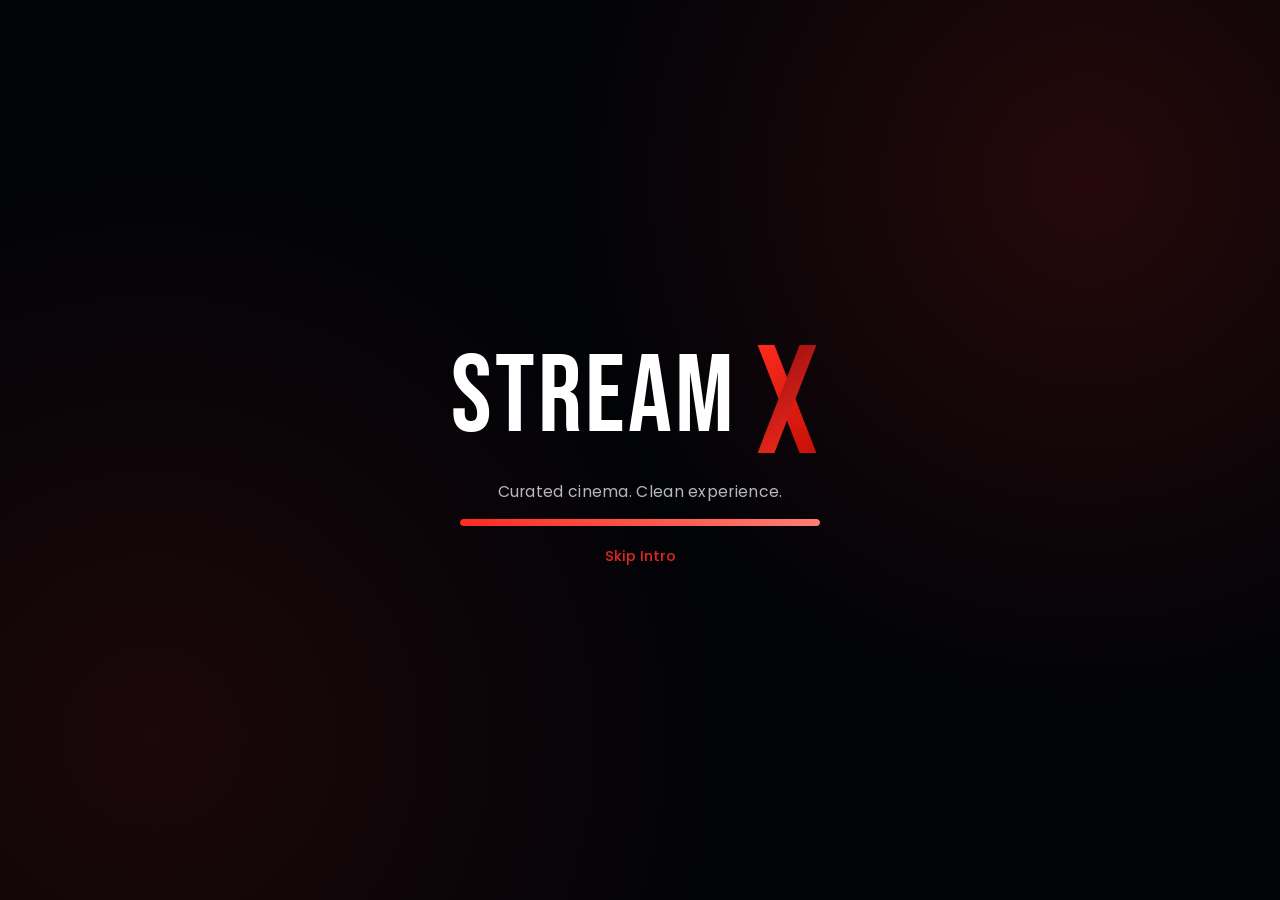
<file: Index.html>
<!DOCTYPE html>
<html lang="en">
<head>
    <meta charset="UTF-8">
    <meta http-equiv="X-UA-Compatible" content="IE=edge">
    <meta name="viewport" content="width=device-width, initial-scale=1.0">
    <title>StreamX | Welcome</title>
    <link rel="stylesheet" href="css/loader.css">
</head>
<body>
    <main class="intro-container" aria-label="Loading screen">
        <div class="logo" aria-hidden="true">
            <span class="text-stream">STREAM</span>
            <div class="x-container">
                <span class="x-leg leg-1"></span>
                <span class="x-leg leg-2"></span>
            </div>
        </div>
        <p class="intro-tagline">Curated cinema. Clean experience.</p>
        <div class="loader-progress" role="presentation">
            <span class="loader-progress-fill"></span>
        </div>
        <a class="skip-link" href="home.html">Skip Intro</a>
    </main>
    <noscript>
        <p style="position:fixed;bottom:16px;left:16px;color:#ffffff;">JavaScript is required for automatic redirect. Open <a href="home.html" style="color:#ff2c1f;">home page</a>.</p>
    </noscript>
    <script src="js/loader.js"></script>
</body>
</html>
</file>
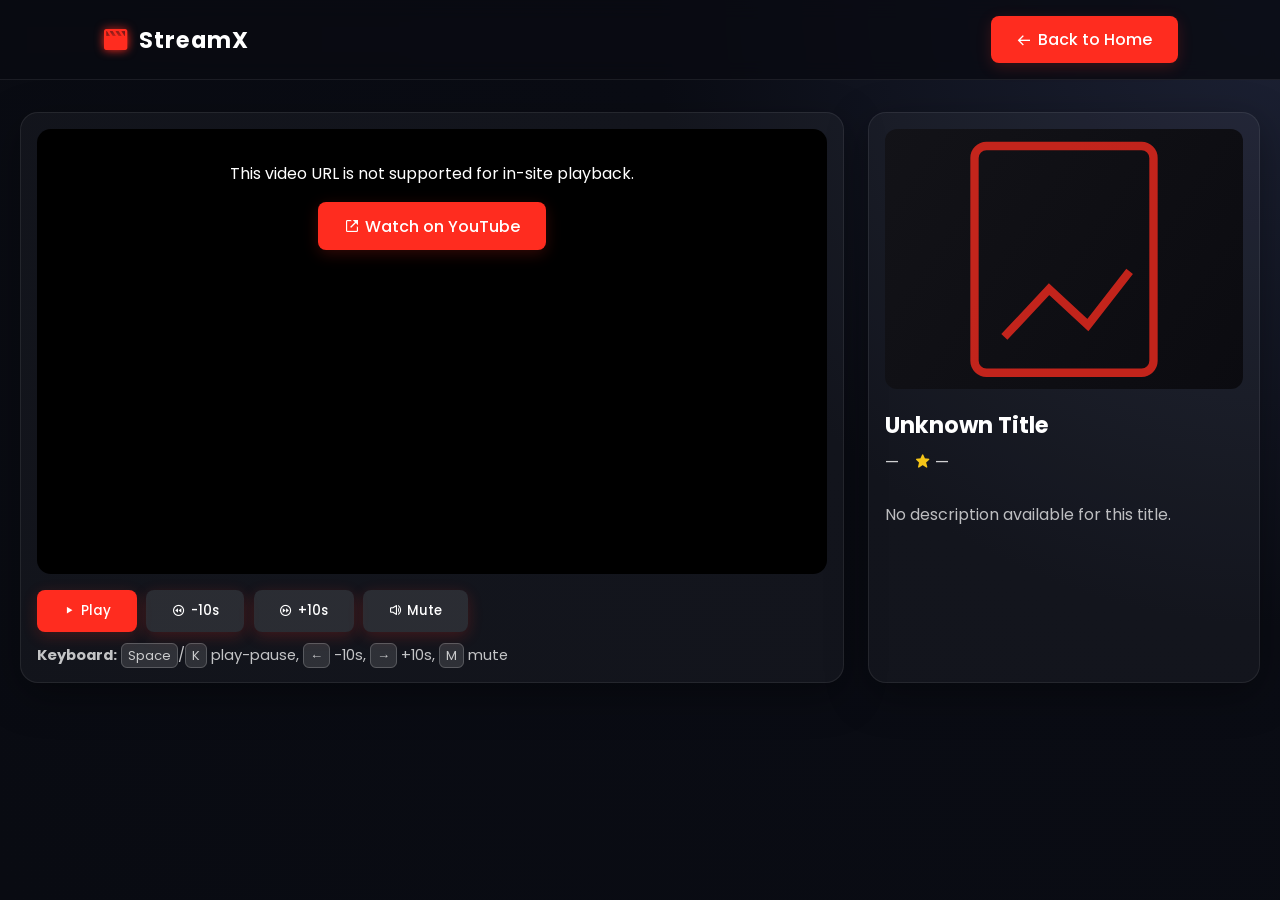
<file: player.html>
<!DOCTYPE html>
<html lang="en">

<head>
    <meta charset="UTF-8">
    <meta http-equiv="X-UA-Compatible" content="IE=edge">
    <meta name="viewport" content="width=device-width, initial-scale=1.0">
    <title>StreamX | Player</title>
    <link rel="stylesheet" href="https://cdn.jsdelivr.net/npm/boxicons@latest/css/boxicons.min.css">
    <link rel="stylesheet" href="style.css">
    <link rel="stylesheet" href="player.css">
</head>

<body class="player-page">
    <div class="redirect-notice" id="redirect-notice" aria-live="polite">
        <i class='bx bx-loader-alt bx-spin'></i>
        <span id="redirect-notice-text">Redirecting to YouTube...</span>
    </div>
    <header class="player-header">
        <a href="home.html" class="logo">
            <i class='bx bxs-movie'></i> StreamX
        </a>
        <a href="home.html" class="btn back-btn"><i class='bx bx-arrow-back'></i> Back to Home</a>
    </header>

    <main class="player-layout">
        <section class="player-panel">
            <div class="player-frame-wrap">
                <div id="player"></div>
            </div>

            <div class="player-controls">
                <button type="button" class="btn control-btn" id="play-pause-btn">
                    <i class='bx bx-play'></i> Play
                </button>
                <button type="button" class="btn control-btn ghost" id="rewind-btn">
                    <i class='bx bx-rewind-circle'></i> -10s
                </button>
                <button type="button" class="btn control-btn ghost" id="forward-btn">
                    <i class='bx bx-fast-forward-circle'></i> +10s
                </button>
                <button type="button" class="btn control-btn ghost" id="mute-btn">
                    <i class='bx bx-volume-full'></i> Mute
                </button>
            </div>

            <div class="kbd-help">
                <p><strong>Keyboard:</strong> <kbd>Space</kbd>/<kbd>K</kbd> play-pause, <kbd>←</kbd> -10s, <kbd>→</kbd> +10s, <kbd>M</kbd> mute</p>
            </div>
        </section>

        <aside class="movie-info-card">
            <img id="movie-poster" src="assets/fallback/poster.svg" alt="Movie poster">
            <h1 id="movie-title">Loading title...</h1>
            <div class="movie-meta">
                <span id="movie-year">—</span>
                <span><i class='bx bxs-star'></i> <span id="movie-rating">—</span></span>
            </div>
            <div id="movie-genres" class="movie-genres"></div>
            <p id="movie-desc">Loading description...</p>
        </aside>
    </main>

    <script src="data/catalog.js"></script>
    <script src="data/movie-db.js"></script>
    <script src="player.js"></script>
</body>

</html>
</file>
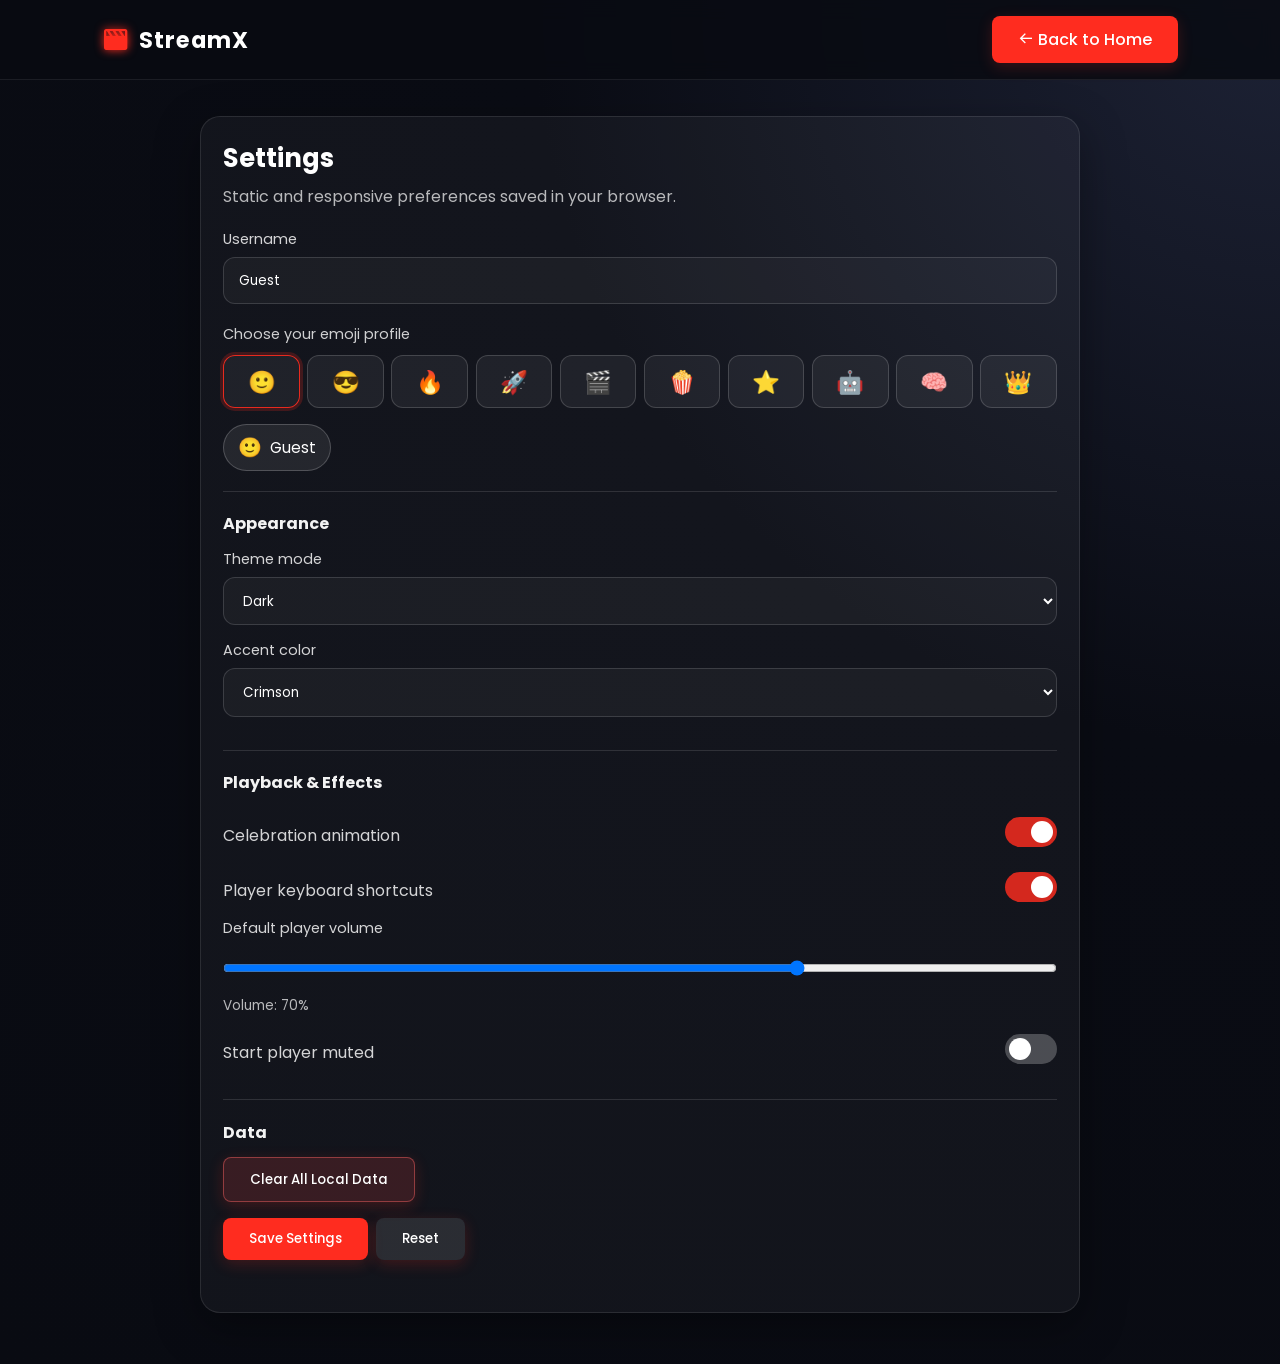
<file: settings.html>
<!DOCTYPE html>
<html lang="en">

<head>
    <meta charset="UTF-8">
    <meta http-equiv="X-UA-Compatible" content="IE=edge">
    <meta name="viewport" content="width=device-width, initial-scale=1.0">
    <title>StreamX | Settings</title>
    <link rel="stylesheet" href="https://cdn.jsdelivr.net/npm/boxicons@latest/css/boxicons.min.css">
    <link rel="stylesheet" href="style.css">
    <link rel="stylesheet" href="settings.css">
</head>

<body class="settings-page">
    <header class="settings-header">
        <a href="home.html" class="logo">
            <i class='bx bxs-movie'></i> StreamX
        </a>
        <a href="home.html" class="btn"><i class='bx bx-arrow-back'></i> Back to Home</a>
    </header>

    <main class="settings-layout">
        <section class="settings-card">
            <h1>Settings</h1>
            <p class="settings-subtitle">Static and responsive preferences saved in your browser.</p>

            <form id="settings-form" novalidate>
                <label for="settings-username">Username</label>
                <input id="settings-username" type="text" maxlength="24" placeholder="Enter your username" required>

                <p class="emoji-title">Choose your emoji profile</p>
                <div class="emoji-grid" id="emoji-grid">
                    <button type="button" class="emoji-option" data-emoji="🙂">🙂</button>
                    <button type="button" class="emoji-option" data-emoji="😎">😎</button>
                    <button type="button" class="emoji-option" data-emoji="🔥">🔥</button>
                    <button type="button" class="emoji-option" data-emoji="🚀">🚀</button>
                    <button type="button" class="emoji-option" data-emoji="🎬">🎬</button>
                    <button type="button" class="emoji-option" data-emoji="🍿">🍿</button>
                    <button type="button" class="emoji-option" data-emoji="⭐">⭐</button>
                    <button type="button" class="emoji-option" data-emoji="🤖">🤖</button>
                    <button type="button" class="emoji-option" data-emoji="🧠">🧠</button>
                    <button type="button" class="emoji-option" data-emoji="👑">👑</button>
                </div>

                <div class="profile-preview" id="profile-preview">
                    <span id="preview-emoji">🙂</span>
                    <span id="preview-name">Guest</span>
                </div>

                <hr class="settings-divider">

                <h2 class="settings-group-title">Appearance</h2>
                <label for="theme-mode">Theme mode</label>
                <select id="theme-mode">
                    <option value="dark">Dark</option>
                    <option value="light">Light</option>
                    <option value="system">System</option>
                </select>

                <label for="accent-color">Accent color</label>
                <select id="accent-color">
                    <option value="#ff2c1f">Crimson</option>
                    <option value="#2563eb">Blue</option>
                    <option value="#9333ea">Purple</option>
                    <option value="#059669">Emerald</option>
                </select>

                <hr class="settings-divider">

                <h2 class="settings-group-title">Playback & Effects</h2>
                <div class="toggle-row">
                    <span>Celebration animation</span>
                    <label class="switch">
                        <input id="celebration-enabled" type="checkbox" checked>
                        <span class="slider"></span>
                    </label>
                </div>
                <div class="toggle-row">
                    <span>Player keyboard shortcuts</span>
                    <label class="switch">
                        <input id="shortcuts-enabled" type="checkbox" checked>
                        <span class="slider"></span>
                    </label>
                </div>

                <label for="default-volume">Default player volume</label>
                <input id="default-volume" type="range" min="0" max="100" step="1" value="70">
                <p class="inline-meta">Volume: <span id="volume-value">70</span>%</p>

                <div class="toggle-row">
                    <span>Start player muted</span>
                    <label class="switch">
                        <input id="start-muted" type="checkbox">
                        <span class="slider"></span>
                    </label>
                </div>

                <hr class="settings-divider">

                <h2 class="settings-group-title">Data</h2>
                <button type="button" class="btn ghost danger" id="clear-local-data-btn">Clear All Local Data</button>

                <div class="settings-actions">
                    <button type="submit" class="btn">Save Settings</button>
                    <button type="button" class="btn ghost" id="reset-profile-btn">Reset</button>
                </div>
                <p class="settings-feedback" id="settings-feedback" aria-live="polite"></p>
            </form>
        </section>
    </main>

    <script src="settings.js"></script>
</body>

</html>
</file>
<file: css/loader.css>
@import url('https://fonts.googleapis.com/css2?family=Bebas+Neue&family=Poppins:wght@400;500;600&display=swap');

:root {
    --loader-primary: #ff2c1f;
    --loader-secondary: #c40f06;
    --loader-text: #ffffff;
    --loader-bg: #020307;
}

* {
    box-sizing: border-box;
}

body {
    margin: 0;
    min-height: 100vh;
    display: grid;
    place-items: center;
    overflow: hidden;
    background:
        radial-gradient(circle at 85% 20%, rgba(255, 44, 31, 0.14) 0%, transparent 40%),
        radial-gradient(circle at 12% 82%, rgba(255, 44, 31, 0.1) 0%, transparent 42%),
        var(--loader-bg);
    color: var(--loader-text);
    font-family: 'Poppins', sans-serif;
    transition: opacity 0.55s ease, transform 0.55s ease;
}

body.loader-fade-out {
    opacity: 0;
    transform: scale(1.01);
}

.intro-container {
    width: min(720px, 92vw);
    display: flex;
    flex-direction: column;
    align-items: center;
    gap: 1rem;
    text-align: center;
    padding: 1.5rem;
}

.logo {
    display: flex;
    align-items: center;
    justify-content: center;
    gap: 8px;
    transform: scale(0.84);
    animation: logoZoom 3.8s cubic-bezier(0.25, 1, 0.5, 1) forwards;
}

.text-stream {
    color: var(--loader-text);
    font-family: 'Bebas Neue', cursive;
    font-size: clamp(3.6rem, 9vw, 6.8rem);
    letter-spacing: 3px;
    opacity: 0;
    animation: fadeInText 1s ease-out 0.35s forwards;
}

.x-container {
    position: relative;
    width: clamp(56px, 9vw, 84px);
    height: clamp(72px, 11vw, 108px);
}

.x-leg {
    position: absolute;
    inset: 0;
    background: linear-gradient(145deg, var(--loader-primary) 0%, var(--loader-secondary) 100%);
    border-radius: 4px;
    box-shadow: 0 12px 24px rgba(255, 44, 31, 0.28);
    opacity: 0;
}

.leg-1 {
    clip-path: polygon(15% 0, 35% 0, 85% 100%, 65% 100%);
    animation: drawLeg1 0.7s cubic-bezier(0.22, 0.61, 0.36, 1) 0.95s forwards;
}

.leg-2 {
    clip-path: polygon(65% 0, 85% 0, 35% 100%, 15% 100%);
    background: linear-gradient(145deg, #8f0d0d 0%, #ff2c1f 100%);
    animation: drawLeg2 0.7s cubic-bezier(0.22, 0.61, 0.36, 1) 1.22s forwards;
    z-index: 2;
}

.intro-tagline {
    margin: 0;
    color: rgba(255, 255, 255, 0.72);
    letter-spacing: 0.3px;
    font-size: 0.98rem;
    animation: fadeUp 0.8s ease 1.05s both;
}

.loader-progress {
    width: min(360px, 72vw);
    height: 7px;
    border-radius: 999px;
    background: rgba(255, 44, 31, 0.2);
    overflow: hidden;
}

.loader-progress-fill {
    display: block;
    width: 0;
    height: 100%;
    border-radius: inherit;
    background: linear-gradient(90deg, var(--loader-primary), #ff7d73);
    animation: fillProgress 3.2s ease-out 0.35s forwards;
}

.skip-link {
    margin-top: 0.2rem;
    color: var(--loader-primary);
    text-decoration: none;
    font-size: 0.9rem;
    font-weight: 500;
    opacity: 0.88;
    transition: opacity 0.2s ease, transform 0.2s ease;
}

.skip-link:hover {
    opacity: 1;
    transform: translateY(-1px);
}

@keyframes logoZoom {
    0% { transform: scale(0.84); }
    100% { transform: scale(1); }
}

@keyframes fadeInText {
    from {
        opacity: 0;
        transform: translateX(-14px);
    }
    to {
        opacity: 1;
        transform: translateX(0);
    }
}

@keyframes drawLeg1 {
    from { opacity: 0; transform: translateY(-4px); }
    to { opacity: 1; transform: translateY(0); }
}

@keyframes drawLeg2 {
    from { opacity: 0; transform: translateY(4px); }
    to { opacity: 1; transform: translateY(0); }
}

@keyframes fillProgress {
    from { width: 0; }
    to { width: 100%; }
}

@keyframes fadeUp {
    from {
        opacity: 0;
        transform: translateY(6px);
    }
    to {
        opacity: 1;
        transform: translateY(0);
    }
}
</file>
<file: style.css>
/* ============================================================
   StreamX - Premium Aesthetic Version
   ============================================================
   Upgraded with:
   - Glassmorphism effects
   - Smooth gradients
   - Enhanced micro-interactions
   - Modern shadows and depth
   ============================================================ */

@import url('https://fonts.googleapis.com/css2?family=Poppins:wght@200;300;400;500;600;700&display=swap');

:root {
    --main-color: #ff2c1f;
    --text-color: #020307;
    --bg-color: #fff;
    /* New refined color palette */
    --accent-glow: rgba(255, 44, 31, 0.4);
    --glass-bg: rgba(2, 3, 7, 0.75);
    --card-bg: #151518;
}

* {
    font-family: 'Poppins', sans-serif;
    margin: 0;
    padding: 0;
    box-sizing: border-box;
    list-style: none;
    text-decoration: none;
    scroll-padding-top: 2rem;
    scroll-behavior: smooth;
}

/* Custom Scrollbar */
::-webkit-scrollbar {
    width: 8px;
}
::-webkit-scrollbar-track {
    background: var(--text-color);
}
::-webkit-scrollbar-thumb {
    background: var(--main-color);
    border-radius: 10px;
}
::-webkit-scrollbar-thumb:hover {
    background: #fa1216;
}

body {
    background: var(--text-color);
    color: var(--bg-color);
    overflow-x: hidden;
}

/* Header Upgrades */
header {
    position: fixed;
    width: 100%;
    top: 0;
    right: 0;
    z-index: 1000;
    display: flex;
    align-items: center;
    justify-content: space-between;
    padding: 25px 8%;
    transition: 0.4s ease-in-out;
}

.profile-chip {
    display: inline-flex;
    align-items: center;
    gap: 0.45rem;
    padding: 0.42rem 0.7rem;
    border-radius: 999px;
    background: rgba(255, 255, 255, 0.08);
    border: 1px solid rgba(255, 255, 255, 0.14);
    color: #fff;
    font-size: 0.82rem;
    margin-right: 0.55rem;
    max-width: 170px;
}

.profile-chip-emoji {
    font-size: 1rem;
}

.profile-chip-name {
    overflow: hidden;
    text-overflow: ellipsis;
    white-space: nowrap;
}

header.shadow {
    background: var(--glass-bg);
    backdrop-filter: blur(15px);
    -webkit-backdrop-filter: blur(15px);
    padding: 15px 8%;
    border-bottom: 1px solid rgba(255, 255, 255, 0.1);
}

.logo {
    font-size: 1.4rem;
    font-weight: 700;
    color: var(--bg-color);
    display: flex;
    align-items: center;
    column-gap: 0.5rem;
    letter-spacing: 1px;
}

.logo .bx {
    font-size: 28px;
    color: var(--main-color);
    filter: drop-shadow(0 0 5px var(--main-color));
}

.navbar {
    display: flex;
    column-gap: 3rem;
}

.navbar li {
    position: relative;
}

.navbar a {
    font-size: 0.95rem;
    font-weight: 500;
    color: rgba(255, 255, 255, 0.85);
    transition: 0.3s;
}

.navbar a:hover,
.navbar .home-active {
    color: var(--main-color);
}

.navbar a::after {
    content: '';
    width: 0;
    height: 2px;
    background: var(--main-color);
    position: absolute;
    bottom: -4px;
    left: 0;
    transition: 0.4s cubic-bezier(0.175, 0.885, 0.32, 1.275);
}

.navbar a:hover::after,
.navbar .home-active::after {
    width: 100%;
}

/* Button Upgrades */
.btn {
    padding: 0.7rem 1.6rem;
    background: var(--main-color);
    color: var(--bg-color);
    font-weight: 500;
    border-radius: 0.5rem;
    transition: 0.3s cubic-bezier(0.175, 0.885, 0.32, 1.275);
    box-shadow: 0 4px 15px rgba(255, 44, 31, 0.2);
    display: inline-block;
    cursor: pointer;
    border: none;
    outline: none;
}

.btn:hover {
    transform: scale(1.05);
    box-shadow: 0 8px 25px rgba(255, 44, 31, 0.4);
    background: #fa1216;
}

/* Hero Section Refinement */
section {
    padding: 5rem 0 2rem;
}

.home {
    width: 100%;
    min-height: 100vh;
    background: var(--text-color);
}

.container {
    width: 100%;
    min-height: 100vh;
    position: relative;
    display: flex;
    align-items: center;
    overflow: hidden;
}

/* Cinematic Gradient Overlay */
.container::before {
    content: '';
    position: absolute;
    top: 0;
    left: 0;
    width: 100%;
    height: 100%;
    background: linear-gradient(90deg, 
        rgba(2, 3, 7, 0.9) 0%, 
        rgba(2, 3, 7, 0.4) 50%, 
        rgba(2, 3, 7, 0.9) 100%);
    z-index: 1;
}

.container img {
    position: absolute;
    width: 100%;
    height: 100%;
    object-fit: cover;
    object-position: center;
    z-index: 0;
    transition: 1s ease;
}

.home-text {
    z-index: 2;
    padding: 0 8%;
    max-width: 800px;
}

.home-text span {
    color: var(--main-color);
    font-weight: 600;
    text-transform: uppercase;
    letter-spacing: 3px;
    font-size: 0.9rem;
    margin-bottom: 1rem;
    display: block;
}

.home-text h1 {
    font-size: clamp(2.5rem, 8vw, 4.5rem);
    font-weight: 800;
    line-height: 1.1;
    margin-bottom: 1.5rem;
    text-shadow: 2px 4px 10px rgba(0, 0, 0, 0.5);
}

.play {
    position: absolute;
    right: 8%;
    bottom: 15%;
    z-index: 3;
    border: none;
    background: transparent;
    padding: 0;
    cursor: pointer;
}

.play .bx {
    background: var(--bg-color);
    padding: 15px;
    font-size: 2.5rem;
    border-radius: 50%;
    color: var(--main-color);
    box-shadow: 0 0 20px rgba(255, 255, 255, 0.2);
    transition: 0.4s;
    cursor: pointer;
}

.play .bx:hover {
    transform: rotate(360deg) scale(1.1);
    background: var(--main-color);
    color: var(--bg-color);
}

.play.is-disabled {
    opacity: 0.5;
    cursor: not-allowed;
}

/* Swiper Pagination */
.swiper-pagination-bullet {
    width: 8px !important;
    height: 8px !important;
    background: var(--bg-color) !important;
    opacity: 0.5 !important;
    transition: 0.3s !important;
}

.swiper-pagination-bullet-active {
    width: 30px !important;
    border-radius: 5px !important;
    background: var(--main-color) !important;
    opacity: 1 !important;
}

/* Collection Section Styling */
.heading {
    max-width: 1140px;
    margin: 0 auto 2.5rem;
    padding: 0 20px;
    font-size: 1.4rem;
    font-weight: 600;
    display: flex;
    align-items: center;
    column-gap: 1rem;
}

.heading::after {
    content: '';
    flex: 1;
    height: 2px;
    background: linear-gradient(90deg, var(--main-color), transparent);
}

.movies-container {
    max-width: 1140px;
    margin: 0 auto;
    padding: 0 20px;
    display: grid;
    grid-template-columns: repeat(auto-fit, minmax(200px, 1fr));
    gap: 2rem;
}

.box {
    position: relative;
    border-radius: 12px;
    overflow: hidden;
    background: var(--card-bg);
    transition: 0.4s cubic-bezier(0.175, 0.885, 0.32, 1.275);
    box-shadow: 0 10px 20px rgba(0, 0, 0, 0.3);
}

.box:hover {
    transform: translateY(-10px) scale(1.02);
    box-shadow: 0 15px 35px rgba(255, 44, 31, 0.15);
}

.box-img {
    width: 100%;
    height: 300px;
    overflow: hidden;
}

.box-img img {
    width: 100%;
    height: 100%;
    object-fit: cover;
    transition: 0.6s;
}

.box:hover .box-img img {
    transform: scale(1.1);
    filter: brightness(0.7);
}

.box h3 {
    padding: 1rem;
    font-size: 0.95rem;
    font-weight: 600;
    text-align: center;
    white-space: nowrap;
    overflow: hidden;
    text-overflow: ellipsis;
}

/* Featured Section Swiper */
.coming-container {
    padding: 20px 0;
}

/* Newsletter Section with Gradient */
.newsletter {
    max-width: 1140px;
    margin: 4rem auto;
    padding: 4rem 20px;
    background: linear-gradient(rgba(2, 3, 7, 0.8), rgba(2, 3, 7, 0.8)), 
                url('https://images.unsplash.com/photo-1485846234645-a62644f84728?q=80&w=2059') center/cover;
    border-radius: 20px;
    display: flex;
    flex-direction: column;
    align-items: center;
    row-gap: 2rem;
    border: 1px solid rgba(255, 255, 255, 0.1);
}

.newsletter h2 {
    font-size: 2rem;
    font-weight: 700;
    text-align: center;
}

.newsletter form {
    background: rgba(255, 255, 255, 0.05);
    padding: 8px;
    border-radius: 50px;
    display: flex;
    align-items: center;
    backdrop-filter: blur(10px);
    border: 1px solid rgba(255, 255, 255, 0.1);
    width: 100%;
    max-width: 500px;
}

.newsletter form .email {
    background: transparent;
    border: none;
    outline: none;
    padding: 0 20px;
    color: var(--bg-color);
    flex: 1;
    font-size: 1rem;
}

.newsletter form .email::placeholder {
    color: rgba(255, 255, 255, 0.5);
}

.newsletter form .btn {
    border-radius: 50px;
    padding: 0.8rem 2rem;
}

.newsletter form.newsletter-success {
    border-color: rgba(255, 44, 31, 0.45);
    box-shadow: 0 0 0 3px rgba(255, 44, 31, 0.12), 0 10px 30px rgba(255, 44, 31, 0.18);
    animation: newsletterPulse 0.7s ease;
}

@keyframes newsletterPulse {
    0% {
        transform: scale(0.98);
    }
    100% {
        transform: scale(1);
    }
}

/* Login Modal - Modern Glass Look */
.login-modal {
    display: none;
    position: fixed;
    z-index: 2000;
    left: 0;
    top: 0;
    width: 100%;
    height: 100%;
    background-color: rgba(0, 0, 0, 0.85);
    backdrop-filter: blur(8px);
    animation: fadeIn 0.4s ease;
}

.login-modal.show {
    display: flex;
    align-items: center;
    justify-content: center;
}

@keyframes fadeIn {
    from { opacity: 0; }
    to { opacity: 1; }
}

.login-container {
    background: #111115;
    padding: 50px 40px;
    border-radius: 24px;
    width: 90%;
    max-width: 420px;
    box-shadow: 0 20px 60px rgba(0, 0, 0, 0.8);
    position: relative;
    border: 1px solid rgba(255, 255, 255, 0.05);
    animation: slideUp 0.5s cubic-bezier(0.175, 0.885, 0.32, 1.275);
}

.login-container h2 {
    font-size: 1.9rem;
    margin-bottom: 1.6rem;
    text-align: center;
    background: linear-gradient(135deg, #fff, rgba(255, 255, 255, 0.75));
    -webkit-background-clip: text;
    -webkit-text-fill-color: transparent;
    background-clip: text;
}

@keyframes slideUp {
    from { transform: translateY(80px); opacity: 0; }
    to { transform: translateY(0); opacity: 1; }
}

.login-close {
    position: absolute;
    right: 25px;
    top: 20px;
    font-size: 24px;
    color: rgba(255, 255, 255, 0.4);
    transition: 0.3s;
}

.login-close:hover {
    color: var(--main-color);
    transform: rotate(90deg);
}

.login-form {
    display: flex;
    flex-direction: column;
    gap: 1rem;
}

.form-group label {
    display: block;
    margin-bottom: 0.45rem;
    font-size: 0.9rem;
    color: rgba(255, 255, 255, 0.7);
}

.form-group input {
    background: rgba(255, 255, 255, 0.03) !important;
    border: 1px solid rgba(255, 255, 255, 0.1) !important;
    border-radius: 12px !important;
    color: #fff;
    width: 100%;
    padding: 0.85rem 0.95rem;
    transition: border-color 0.2s ease, box-shadow 0.2s ease, background 0.2s ease;
}

.form-group input::placeholder {
    color: rgba(255, 255, 255, 0.38);
}

.form-group input:focus {
    border-color: rgba(255, 44, 31, 0.58) !important;
    box-shadow: 0 0 0 3px rgba(255, 44, 31, 0.18);
    background: rgba(255, 255, 255, 0.07) !important;
}

.remember-forgot {
    display: flex;
    align-items: center;
    justify-content: space-between;
    gap: 0.8rem;
    margin-top: 0.25rem;
    font-size: 0.86rem;
    color: rgba(255, 255, 255, 0.65);
}

.remember-forgot label {
    display: inline-flex;
    align-items: center;
    gap: 0.45rem;
    cursor: pointer;
}

.remember-forgot input[type="checkbox"] {
    accent-color: var(--main-color);
}

.remember-forgot a {
    color: rgba(255, 255, 255, 0.82);
    transition: color 0.2s ease;
}

.remember-forgot a:hover {
    color: var(--main-color);
}

.btn-login {
    width: 100%;
    margin-top: 0.35rem;
    padding: 0.85rem 1rem;
}

.signup-link {
    margin-top: 1rem;
    text-align: center;
    padding: 0.85rem 1rem;
    border: 1px solid rgba(255, 255, 255, 0.09);
    border-radius: 12px;
    background: rgba(255, 255, 255, 0.03);
    color: rgba(255, 255, 255, 0.7);
    font-size: 0.88rem;
}

.signup-link a {
    color: #fff;
    font-weight: 600;
    border-bottom: 1px solid transparent;
    transition: color 0.2s ease, border-color 0.2s ease;
}

.signup-link a:hover {
    color: var(--main-color);
    border-color: var(--main-color);
}

/* Footer & Copyright */
.footer {
    max-width: 1140px;
    margin: 0 auto;
    padding: 4rem 20px 2rem;
    display: flex;
    justify-content: space-between;
    align-items: center;
    border-top: 1px solid rgba(255, 255, 255, 0.05);
}

.social {
    display: flex;
    gap: 1rem;
}

.social a .bx {
    background: rgba(255, 255, 255, 0.05);
    padding: 10px;
    font-size: 1.5rem;
    border-radius: 12px;
    color: var(--bg-color);
    transition: 0.3s;
}

.social a .bx:hover {
    background: var(--main-color);
    transform: translateY(-5px);
    box-shadow: 0 5px 15px var(--accent-glow);
}

.copyright {
    padding: 2rem;
    text-align: center;
    color: rgba(255, 255, 255, 0.4);
    font-size: 0.9rem;
}

#celebration-canvas {
    position: fixed;
    inset: 0;
    width: 100%;
    height: 100%;
    pointer-events: none;
    z-index: 4000;
}

/* ============================================================
   Search Bar - Collapsible Glassmorphism
   ============================================================ */
.search-wrapper {
    display: flex;
    align-items: center;
    position: relative;
}

.search-icon {
    font-size: 1.4rem;
    color: rgba(255, 255, 255, 0.9);
    cursor: pointer;
    padding: 8px;
    border-radius: 50%;
    transition: 0.3s;
    z-index: 2;
}

.search-icon:hover {
    color: var(--main-color);
    background: rgba(255, 255, 255, 0.05);
}

.search-input {
    width: 0;
    padding: 0;
    border: none;
    outline: none;
    background: rgba(255, 255, 255, 0.06);
    backdrop-filter: blur(12px);
    -webkit-backdrop-filter: blur(12px);
    color: #fff;
    font-size: 0.9rem;
    font-family: 'Poppins', sans-serif;
    border-radius: 30px;
    transition: width 0.4s cubic-bezier(0.68, -0.55, 0.27, 1.55),
                padding 0.4s cubic-bezier(0.68, -0.55, 0.27, 1.55),
                border 0.4s ease,
                box-shadow 0.4s ease;
    border: 1px solid transparent;
}

.search-wrapper.active .search-input {
    width: 280px;
    padding: 10px 18px 10px 14px;
    border: 1px solid rgba(255, 255, 255, 0.15);
    box-shadow: 0 4px 20px rgba(0, 0, 0, 0.25);
}

.search-input::placeholder {
    color: rgba(255, 255, 255, 0.4);
}

.search-input:focus {
    border-color: var(--main-color);
    box-shadow: 0 0 15px rgba(255, 44, 31, 0.15);
}

/* Search Result States */
.box.search-match {
    box-shadow: 0 0 20px var(--accent-glow), 0 0 40px rgba(255, 44, 31, 0.1);
    transform: scale(1.03);
    z-index: 2;
}

.box.search-dim {
    opacity: 0.2;
    filter: grayscale(80%);
    transform: scale(0.95);
    pointer-events: none;
}

/* No Results Message */
.no-results {
    text-align: center;
    padding: 3rem 1rem;
    color: rgba(255, 255, 255, 0.4);
    max-width: 1140px;
    margin: 0 auto;
}

.no-results .bx {
    font-size: 3rem;
    margin-bottom: 1rem;
    color: var(--main-color);
    opacity: 0.5;
}

.no-results p {
    font-size: 1.1rem;
}

/* ============================================================
   Subscribe Welcome Toast
   ============================================================ */
.subscribe-toast {
    display: none;
    position: fixed;
    z-index: 3000;
    top: 0;
    left: 0;
    width: 100%;
    height: 100%;
    background: rgba(0, 0, 0, 0.7);
    backdrop-filter: blur(6px);
    -webkit-backdrop-filter: blur(6px);
    align-items: center;
    justify-content: center;
}

.subscribe-toast.show {
    display: flex;
}

.toast-content {
    background: linear-gradient(135deg, #1a1a22, #0f0f14);
    border: 1px solid rgba(255, 44, 31, 0.25);
    border-radius: 24px;
    padding: 48px 40px;
    text-align: center;
    max-width: 420px;
    width: 90%;
    box-shadow: 0 25px 80px rgba(255, 44, 31, 0.15), 0 0 0 1px rgba(255, 255, 255, 0.05);
    animation: toastPop 0.5s cubic-bezier(0.175, 0.885, 0.32, 1.275);
}

@keyframes toastPop {
    from { transform: scale(0.7) translateY(30px); opacity: 0; }
    to { transform: scale(1) translateY(0); opacity: 1; }
}

.toast-icon {
    font-size: 3rem;
    color: var(--main-color);
    margin-bottom: 1rem;
    filter: drop-shadow(0 0 12px var(--accent-glow));
    animation: iconBounce 0.6s 0.3s ease both;
}

@keyframes iconBounce {
    0% { transform: scale(0); }
    50% { transform: scale(1.3); }
    100% { transform: scale(1); }
}

.toast-content h3 {
    font-size: 1.5rem;
    font-weight: 700;
    margin-bottom: 0.5rem;
    background: linear-gradient(135deg, #fff, rgba(255, 255, 255, 0.8));
    -webkit-background-clip: text;
    -webkit-text-fill-color: transparent;
    background-clip: text;
}

.toast-content p {
    color: rgba(255, 255, 255, 0.7);
    font-size: 0.95rem;
    margin-bottom: 0.3rem;
}

.toast-sub {
    font-size: 0.85rem !important;
    color: rgba(255, 255, 255, 0.4) !important;
    margin-bottom: 1.5rem !important;
}

.toast-close-btn {
    margin-top: 1rem;
    padding: 0.8rem 2.5rem;
    font-size: 0.95rem;
}

.form-feedback {
    margin-top: 0.9rem;
    font-size: 0.88rem;
    min-height: 1.2rem;
    color: rgba(255, 255, 255, 0.5);
    border-radius: 10px;
    padding: 0.35rem 0.55rem;
    transition: all 0.25s ease;
}

.form-feedback.error {
    color: #ff6b6b;
}

.form-feedback.success {
    color: #b2ffd7;
    background: rgba(26, 89, 58, 0.28);
    border: 1px solid rgba(88, 214, 141, 0.45);
    box-shadow: 0 6px 20px rgba(88, 214, 141, 0.12);
}

.newsletter .form-feedback.success {
    color: #ffffff;
    background: linear-gradient(135deg, rgba(255, 44, 31, 0.3), rgba(255, 44, 31, 0.15));
    border: 1px solid rgba(255, 44, 31, 0.58);
    box-shadow: 0 10px 22px rgba(255, 44, 31, 0.2);
}

/* ============================================================
   Movie Detail Modal
   ============================================================ */
.movie-modal {
    display: none;
    position: fixed;
    z-index: 2500;
    top: 0;
    left: 0;
    width: 100%;
    height: 100%;
    background: rgba(0, 0, 0, 0.85);
    backdrop-filter: blur(10px);
    -webkit-backdrop-filter: blur(10px);
    align-items: center;
    justify-content: center;
}

.movie-modal.show {
    display: flex;
}

.movie-modal-content {
    background: linear-gradient(145deg, #1a1a24, #0d0d12);
    border: 1px solid rgba(255, 255, 255, 0.08);
    border-radius: 24px;
    max-width: 780px;
    width: 92%;
    max-height: 90vh;
    overflow-y: auto;
    position: relative;
    box-shadow: 0 30px 80px rgba(0, 0, 0, 0.6), 0 0 0 1px rgba(255, 255, 255, 0.03);
    animation: modalSlideIn 0.5s cubic-bezier(0.175, 0.885, 0.32, 1.275);
}

@keyframes modalSlideIn {
    from { transform: scale(0.8) translateY(40px); opacity: 0; }
    to { transform: scale(1) translateY(0); opacity: 1; }
}

.movie-modal-close {
    position: absolute;
    right: 20px;
    top: 16px;
    font-size: 28px;
    color: rgba(255, 255, 255, 0.5);
    cursor: pointer;
    z-index: 10;
    width: 40px;
    height: 40px;
    display: flex;
    align-items: center;
    justify-content: center;
    border-radius: 50%;
    background: rgba(255, 255, 255, 0.05);
    transition: 0.3s;
}

.movie-modal-close:hover {
    color: var(--main-color);
    background: rgba(255, 44, 31, 0.1);
    transform: rotate(90deg);
}

.movie-modal-body {
    display: flex;
    gap: 2rem;
    padding: 2rem;
}

.movie-modal-poster {
    flex-shrink: 0;
    width: 260px;
    border-radius: 16px;
    overflow: hidden;
    box-shadow: 0 10px 30px rgba(0, 0, 0, 0.5);
}

.movie-modal-poster img {
    width: 100%;
    height: 100%;
    object-fit: cover;
    display: block;
}

.movie-modal-info {
    flex: 1;
    display: flex;
    flex-direction: column;
    justify-content: center;
    gap: 0.8rem;
}

.movie-modal-info h2 {
    font-size: 1.8rem;
    font-weight: 700;
    line-height: 1.2;
    background: linear-gradient(135deg, #fff, rgba(255, 255, 255, 0.75));
    -webkit-background-clip: text;
    -webkit-text-fill-color: transparent;
    background-clip: text;
}

.modal-meta {
    display: flex;
    align-items: center;
    gap: 1.2rem;
}

.modal-year {
    background: rgba(255, 255, 255, 0.08);
    padding: 4px 14px;
    border-radius: 20px;
    font-size: 0.85rem;
    font-weight: 500;
    color: rgba(255, 255, 255, 0.7);
    border: 1px solid rgba(255, 255, 255, 0.06);
}

.modal-rating {
    display: flex;
    align-items: center;
    gap: 5px;
    font-size: 0.9rem;
    font-weight: 600;
    color: #f5c518;
}

.modal-rating .bx {
    font-size: 1rem;
}

.modal-genres {
    display: flex;
    flex-wrap: wrap;
    gap: 8px;
}

.modal-genres .genre-tag {
    background: rgba(255, 44, 31, 0.12);
    color: var(--main-color);
    padding: 4px 14px;
    border-radius: 20px;
    font-size: 0.8rem;
    font-weight: 500;
    border: 1px solid rgba(255, 44, 31, 0.2);
}

.modal-desc {
    color: rgba(255, 255, 255, 0.6);
    font-size: 0.92rem;
    line-height: 1.7;
    margin: 0.5rem 0;
}

.modal-watch-btn {
    display: inline-flex;
    align-items: center;
    gap: 8px;
    width: fit-content;
    padding: 0.9rem 2rem;
    font-size: 1rem;
    margin-top: 0.5rem;
    border-radius: 12px;
}

.modal-watch-btn .bx {
    font-size: 1.3rem;
}

.modal-watch-btn.is-disabled {
    opacity: 0.55;
    cursor: not-allowed;
    pointer-events: auto;
}

/* Responsive Overrides */
@media (max-width: 1080px) {
    header { padding: 20px 4%; }
    .home-text { padding: 0 4%; }
}

@media (max-width: 768px) {
    #menu-icon { display: block; }
    .navbar {
        position: absolute;
        top: -100vh;
        left: 0;
        width: 100%;
        background: #0f0f12;
        padding: 2rem 1rem;
        flex-direction: column;
        row-gap: 1.5rem;
        transition: 0.5s;
        text-align: center;
        z-index: -1;
        border-bottom: 1px solid rgba(255, 255, 255, 0.05);
    }
    .navbar.active { top: 100%; }
    .home-text h1 { font-size: 3rem; }
    .footer { flex-direction: column; row-gap: 2rem; text-align: center; }
    .search-wrapper.active .search-input { width: 200px; }
    .movie-modal-body { flex-direction: column; }
    .movie-modal-poster { width: 100%; max-height: 300px; }
    .movie-modal-info h2 { font-size: 1.4rem; }
    .profile-chip {
        margin-right: 0;
        margin-left: auto;
        margin-top: 0.5rem;
    }
}

@media (max-width: 400px) {
    .home-text h1 { font-size: 2.2rem; }
}

/* ============================================================
   HOME PAGE CONVERSION: MODERN MINIMAL (Scope 2)
   ============================================================ */
.modern-minimal {
    --main-color: #2563eb;
    --text-color: #0b1220;
    --bg-color: #f8fafc;
    --card-bg: #ffffff;
    --accent-glow: rgba(37, 99, 235, 0.22);
    background: radial-gradient(circle at top right, #eef4ff 0%, #f8fafc 40%, #f8fafc 100%);
    color: #0f172a;
}

.modern-minimal header {
    padding: 18px 6%;
}

.modern-minimal header.shadow {
    background: rgba(255, 255, 255, 0.72);
    border-bottom: 1px solid rgba(15, 23, 42, 0.08);
    backdrop-filter: blur(14px);
}

.modern-minimal .logo {
    color: #0f172a;
    font-weight: 700;
}

.modern-minimal .logo .bx {
    color: #2563eb;
    filter: none;
}

.modern-minimal .navbar a {
    color: rgba(15, 23, 42, 0.75);
}

.modern-minimal .navbar a:hover,
.modern-minimal .navbar .home-active {
    color: #2563eb;
}

.modern-minimal .btn {
    background: #2563eb;
    color: #ffffff;
    border-radius: 10px;
    box-shadow: 0 10px 22px rgba(37, 99, 235, 0.22);
    transform: none;
}

.modern-minimal .btn:hover {
    background: #1d4ed8;
    transform: translateY(-1px);
    box-shadow: 0 14px 26px rgba(37, 99, 235, 0.28);
}

.modern-minimal .btn-secondary {
    background: transparent;
    color: #2563eb;
    border: 1px solid rgba(37, 99, 235, 0.35);
    box-shadow: none;
}

.modern-minimal .btn-secondary:hover {
    background: rgba(37, 99, 235, 0.08);
    color: #1d4ed8;
}

.modern-minimal .home {
    background: transparent;
}

.modern-minimal .container::before {
    background: linear-gradient(90deg, rgba(8, 15, 32, 0.62) 12%, rgba(8, 15, 32, 0.35) 52%, rgba(8, 15, 32, 0.68) 100%);
}

.modern-minimal .home-text {
    max-width: 680px;
}

.modern-minimal .home-text span {
    color: #bfdbfe;
    letter-spacing: 1px;
    font-weight: 600;
}

.modern-minimal .home-text h1 {
    font-size: clamp(2.3rem, 7.5vw, 4.1rem);
    line-height: 1.05;
    margin-bottom: 0.8rem;
}

.modern-minimal .hero-description {
    color: rgba(241, 245, 249, 0.9);
    max-width: 520px;
    font-size: 1rem;
    line-height: 1.7;
    margin-bottom: 1.5rem;
}

.modern-minimal .hero-actions {
    display: flex;
    gap: 0.9rem;
    flex-wrap: wrap;
}

.modern-minimal .heading {
    color: #0f172a;
    font-size: 1.35rem;
    margin-bottom: 1.4rem;
}

.modern-minimal .heading::after {
    background: linear-gradient(90deg, rgba(37, 99, 235, 0.65), rgba(37, 99, 235, 0));
}

.modern-minimal .box {
    border: 1px solid rgba(15, 23, 42, 0.08);
    border-radius: 14px;
    box-shadow: 0 10px 24px rgba(2, 6, 23, 0.06);
    background: #ffffff;
}

.modern-minimal .box:hover {
    transform: translateY(-6px);
    box-shadow: 0 16px 30px rgba(2, 6, 23, 0.12);
}

.modern-minimal .box:hover .box-img img {
    transform: scale(1.04);
    filter: brightness(0.94);
}

.modern-minimal .box h3 {
    color: #0f172a;
    padding: 0.9rem;
}

.modern-minimal .newsletter {
    background: linear-gradient(165deg, #ffffff, #f2f7ff);
    border: 1px solid rgba(37, 99, 235, 0.15);
    box-shadow: 0 20px 35px rgba(15, 23, 42, 0.06);
}

.modern-minimal .newsletter h2 {
    color: #0f172a;
}

.modern-minimal .newsletter-subtitle {
    color: rgba(15, 23, 42, 0.66);
    margin-top: -1.2rem;
    text-align: center;
}

.modern-minimal .newsletter form {
    background: #ffffff;
    border: 1px solid rgba(37, 99, 235, 0.18);
}

.modern-minimal .newsletter form .email {
    color: #0f172a;
}

.modern-minimal .newsletter form .email::placeholder {
    color: rgba(15, 23, 42, 0.42);
}

.modern-minimal .search-input {
    background: rgba(255, 255, 255, 0.88);
    color: #0f172a;
    border-color: rgba(15, 23, 42, 0.12);
}

.modern-minimal .search-input::placeholder {
    color: rgba(15, 23, 42, 0.45);
}

.modern-minimal .footer {
    border-top: 1px solid rgba(15, 23, 42, 0.1);
}

.modern-minimal .social a .bx {
    background: #ffffff;
    color: #1e293b;
    border: 1px solid rgba(15, 23, 42, 0.09);
}

.modern-minimal .social a .bx:hover {
    background: #2563eb;
    color: #ffffff;
    box-shadow: 0 12px 24px rgba(37, 99, 235, 0.25);
}

.modern-minimal .copyright {
    color: rgba(15, 23, 42, 0.6);
}

.modern-minimal .no-results {
    color: rgba(15, 23, 42, 0.6);
}

.modern-minimal .no-results .bx {
    color: #2563eb;
}

.modern-minimal .play .bx {
    background: #ffffff;
    color: #2563eb;
    box-shadow: 0 12px 28px rgba(15, 23, 42, 0.2);
}

.modern-minimal .play .bx:hover {
    background: #2563eb;
    color: #ffffff;
    transform: scale(1.06);
}

@media (max-width: 768px) {
    .modern-minimal .navbar {
        background: #f8fafc;
        border-bottom: 1px solid rgba(15, 23, 42, 0.12);
    }

    .modern-minimal .home-text h1 {
        font-size: 2.5rem;
    }
}
</file>
<file: player.css>
.player-page {
    min-height: 100vh;
    background: radial-gradient(circle at top right, #1d2235 0%, #0a0c14 40%, #090b12 100%);
}

.redirect-notice {
    position: fixed;
    top: 16px;
    left: 50%;
    transform: translateX(-50%) translateY(-20px);
    z-index: 2500;
    display: inline-flex;
    align-items: center;
    gap: 0.45rem;
    padding: 0.7rem 1rem;
    border-radius: 999px;
    background: rgba(12, 14, 24, 0.92);
    color: #fff;
    border: 1px solid rgba(255, 255, 255, 0.16);
    box-shadow: 0 10px 25px rgba(0, 0, 0, 0.35);
    font-size: 0.9rem;
    opacity: 0;
    pointer-events: none;
    transition: opacity 0.25s ease, transform 0.25s ease;
}

.redirect-notice.show {
    opacity: 1;
    transform: translateX(-50%) translateY(0);
}

.player-header {
    position: sticky;
    top: 0;
    z-index: 100;
    padding: 1rem 8%;
    display: flex;
    align-items: center;
    justify-content: space-between;
    background: rgba(9, 11, 18, 0.8);
    border-bottom: 1px solid rgba(255, 255, 255, 0.08);
    backdrop-filter: blur(10px);
}

.back-btn {
    display: inline-flex;
    align-items: center;
    gap: 0.35rem;
}

.player-layout {
    max-width: 1280px;
    margin: 0 auto;
    padding: 2rem 20px 3rem;
    display: grid;
    grid-template-columns: 2.1fr 1fr;
    gap: 1.5rem;
}

.player-panel,
.movie-info-card {
    background: rgba(255, 255, 255, 0.04);
    border: 1px solid rgba(255, 255, 255, 0.08);
    border-radius: 18px;
    box-shadow: 0 12px 40px rgba(0, 0, 0, 0.35);
}

.player-panel {
    padding: 1rem;
}

.player-frame-wrap {
    width: 100%;
    aspect-ratio: 16 / 9;
    border-radius: 14px;
    overflow: hidden;
    background: #000;
}

#player,
#player iframe {
    width: 100%;
    height: 100%;
}

.player-controls {
    margin-top: 1rem;
    display: flex;
    flex-wrap: wrap;
    gap: 0.6rem;
}

.control-btn {
    display: inline-flex;
    align-items: center;
    gap: 0.35rem;
}

.control-btn.ghost {
    background: rgba(255, 255, 255, 0.1);
}

.kbd-help {
    margin-top: 0.8rem;
    color: rgba(255, 255, 255, 0.75);
    font-size: 0.92rem;
}

kbd {
    background: rgba(255, 255, 255, 0.12);
    border: 1px solid rgba(255, 255, 255, 0.2);
    border-radius: 6px;
    padding: 2px 6px;
    font-size: 0.82rem;
}

.movie-info-card {
    padding: 1rem;
}

.movie-info-card img {
    width: 100%;
    height: 260px;
    object-fit: cover;
    border-radius: 12px;
    margin-bottom: 0.9rem;
}

.movie-info-card h1 {
    font-size: 1.4rem;
    line-height: 1.25;
    margin-bottom: 0.7rem;
}

.movie-meta {
    display: flex;
    gap: 1rem;
    color: rgba(255, 255, 255, 0.8);
    margin-bottom: 0.8rem;
}

.movie-meta .bx {
    color: #f5c518;
}

.movie-genres {
    display: flex;
    flex-wrap: wrap;
    gap: 0.45rem;
    margin-bottom: 0.8rem;
}

.movie-genres .genre-tag {
    background: rgba(255, 44, 31, 0.14);
    border: 1px solid rgba(255, 44, 31, 0.28);
    color: #ffb3ae;
    padding: 4px 10px;
    border-radius: 999px;
    font-size: 0.8rem;
}

.movie-info-card p {
    color: rgba(255, 255, 255, 0.72);
    line-height: 1.7;
}

@media (max-width: 980px) {
    .player-layout {
        grid-template-columns: 1fr;
    }

    .movie-info-card img {
        height: 320px;
    }
}

@media (max-width: 640px) {
    .player-header {
        padding: 0.9rem 20px;
    }

    .player-header .logo {
        font-size: 1.15rem;
    }

    .back-btn {
        padding: 0.55rem 0.9rem;
        font-size: 0.85rem;
    }
}
</file>
<file: settings.css>
.settings-page {
    min-height: 100vh;
    background: radial-gradient(circle at top right, #1d2235 0%, #0a0c14 40%, #090b12 100%);
}

.settings-header {
    position: sticky;
    top: 0;
    z-index: 1200;
    padding: 1rem 8%;
    display: flex;
    align-items: center;
    justify-content: space-between;
    background: rgba(9, 11, 18, 0.86);
    border-bottom: 1px solid rgba(255, 255, 255, 0.08);
    backdrop-filter: blur(10px);
}

.settings-layout {
    max-width: 920px;
    margin: 0 auto;
    padding: 2.2rem 20px 3.2rem;
}

.settings-card {
    background: rgba(255, 255, 255, 0.04);
    border: 1px solid rgba(255, 255, 255, 0.1);
    border-radius: 20px;
    padding: 1.4rem;
    box-shadow: 0 14px 45px rgba(0, 0, 0, 0.35);
}

.settings-card h1 {
    font-size: 1.6rem;
    margin-bottom: 0.4rem;
}

.settings-subtitle {
    color: rgba(255, 255, 255, 0.7);
    margin-bottom: 1.2rem;
}

#settings-form label {
    display: block;
    font-size: 0.9rem;
    margin-bottom: 0.45rem;
    color: rgba(255, 255, 255, 0.82);
}

#settings-form input {
    width: 100%;
    border-radius: 12px;
    border: 1px solid rgba(255, 255, 255, 0.14);
    background: rgba(255, 255, 255, 0.04);
    color: #fff;
    padding: 0.8rem 0.9rem;
    margin-bottom: 0.9rem;
    outline: none;
}

#settings-form select {
    width: 100%;
    border-radius: 12px;
    border: 1px solid rgba(255, 255, 255, 0.14);
    background: rgba(255, 255, 255, 0.04);
    color: #fff;
    padding: 0.8rem 0.9rem;
    margin-bottom: 0.9rem;
    outline: none;
}

#settings-form select:focus {
    border-color: rgba(255, 44, 31, 0.65);
    box-shadow: 0 0 0 3px rgba(255, 44, 31, 0.16);
}

#settings-form input:focus {
    border-color: rgba(255, 44, 31, 0.65);
    box-shadow: 0 0 0 3px rgba(255, 44, 31, 0.16);
}

.emoji-title {
    margin: 0.35rem 0 0.6rem;
    font-size: 0.9rem;
    color: rgba(255, 255, 255, 0.8);
}

.emoji-grid {
    display: grid;
    grid-template-columns: repeat(auto-fit, minmax(56px, 1fr));
    gap: 0.45rem;
}

.emoji-option {
    border: 1px solid rgba(255, 255, 255, 0.16);
    background: rgba(255, 255, 255, 0.06);
    border-radius: 12px;
    font-size: 1.4rem;
    padding: 0.55rem 0.3rem;
    cursor: pointer;
    transition: transform 0.2s ease, border-color 0.2s ease, box-shadow 0.2s ease;
}

.emoji-option:hover {
    transform: translateY(-2px);
    border-color: rgba(255, 44, 31, 0.65);
}

.emoji-option.active {
    border-color: rgba(255, 44, 31, 0.9);
    box-shadow: 0 0 0 3px rgba(255, 44, 31, 0.2);
}

.profile-preview {
    margin-top: 1rem;
    display: inline-flex;
    align-items: center;
    gap: 0.5rem;
    border-radius: 999px;
    border: 1px solid rgba(255, 255, 255, 0.2);
    background: rgba(255, 255, 255, 0.08);
    padding: 0.5rem 0.85rem;
}

#preview-emoji {
    font-size: 1.2rem;
}

#preview-name {
    font-size: 0.95rem;
    color: #fff;
}

.settings-actions {
    margin-top: 1rem;
    display: flex;
    gap: 0.55rem;
    flex-wrap: wrap;
}

.settings-actions .ghost {
    background: rgba(255, 255, 255, 0.1);
}

.settings-divider {
    border: 0;
    border-top: 1px solid rgba(255, 255, 255, 0.12);
    margin: 1.2rem 0;
}

.settings-group-title {
    font-size: 1rem;
    margin-bottom: 0.8rem;
    color: rgba(255, 255, 255, 0.95);
}

.toggle-row {
    display: flex;
    align-items: center;
    justify-content: space-between;
    gap: 0.8rem;
    padding: 0.55rem 0;
    color: rgba(255, 255, 255, 0.82);
}

.switch {
    position: relative;
    display: inline-block;
    width: 52px;
    height: 30px;
}

.switch input {
    opacity: 0;
    width: 0;
    height: 0;
}

.slider {
    position: absolute;
    inset: 0;
    cursor: pointer;
    background: rgba(255, 255, 255, 0.24);
    border-radius: 999px;
    transition: 0.25s ease;
}

.slider::before {
    content: "";
    position: absolute;
    height: 22px;
    width: 22px;
    left: 4px;
    top: 4px;
    border-radius: 50%;
    background: #fff;
    transition: 0.25s ease;
}

.switch input:checked + .slider {
    background: rgba(255, 44, 31, 0.82);
}

.switch input:checked + .slider::before {
    transform: translateX(22px);
}

.inline-meta {
    color: rgba(255, 255, 255, 0.7);
    font-size: 0.85rem;
    margin-top: -0.5rem;
    margin-bottom: 0.6rem;
}

.danger {
    background: rgba(255, 77, 77, 0.16) !important;
    border: 1px solid rgba(255, 98, 98, 0.45);
}

@media (max-width: 640px) {
    .settings-header {
        padding: 0.9rem 20px;
    }

    .settings-header .btn {
        padding: 0.55rem 0.9rem;
        font-size: 0.82rem;
    }
}

.settings-feedback {
    min-height: 1.2rem;
    margin-top: 0.65rem;
    color: rgba(255, 255, 255, 0.75);
    font-size: 0.86rem;
}

.settings-feedback.success {
    color: #b8ffd6;
}

.settings-feedback.error {
    color: #ff9d9d;
}

.modern-minimal.settings-page {
    background: radial-gradient(circle at top right, #eef4ff 0%, #f8fafc 55%, #f8fafc 100%);
}

.modern-minimal .settings-header {
    background: rgba(255, 255, 255, 0.82);
    border-bottom: 1px solid rgba(15, 23, 42, 0.12);
}

.modern-minimal .settings-card {
    background: #ffffff;
    border: 1px solid rgba(15, 23, 42, 0.1);
    box-shadow: 0 14px 40px rgba(15, 23, 42, 0.08);
}

.modern-minimal .settings-subtitle,
.modern-minimal #settings-form label,
.modern-minimal .emoji-title,
.modern-minimal .toggle-row,
.modern-minimal .inline-meta,
.modern-minimal .settings-feedback {
    color: rgba(15, 23, 42, 0.78);
}

.modern-minimal #settings-form input,
.modern-minimal #settings-form select {
    color: #0f172a;
    background: #f8fafc;
    border-color: rgba(15, 23, 42, 0.14);
}

.modern-minimal .emoji-option {
    background: #f8fafc;
    border-color: rgba(15, 23, 42, 0.16);
}

.modern-minimal .profile-preview {
    background: #eff6ff;
    border-color: rgba(37, 99, 235, 0.24);
}

.modern-minimal #preview-name {
    color: #0f172a;
}

.modern-minimal .settings-divider {
    border-top-color: rgba(15, 23, 42, 0.12);
}
</file>
